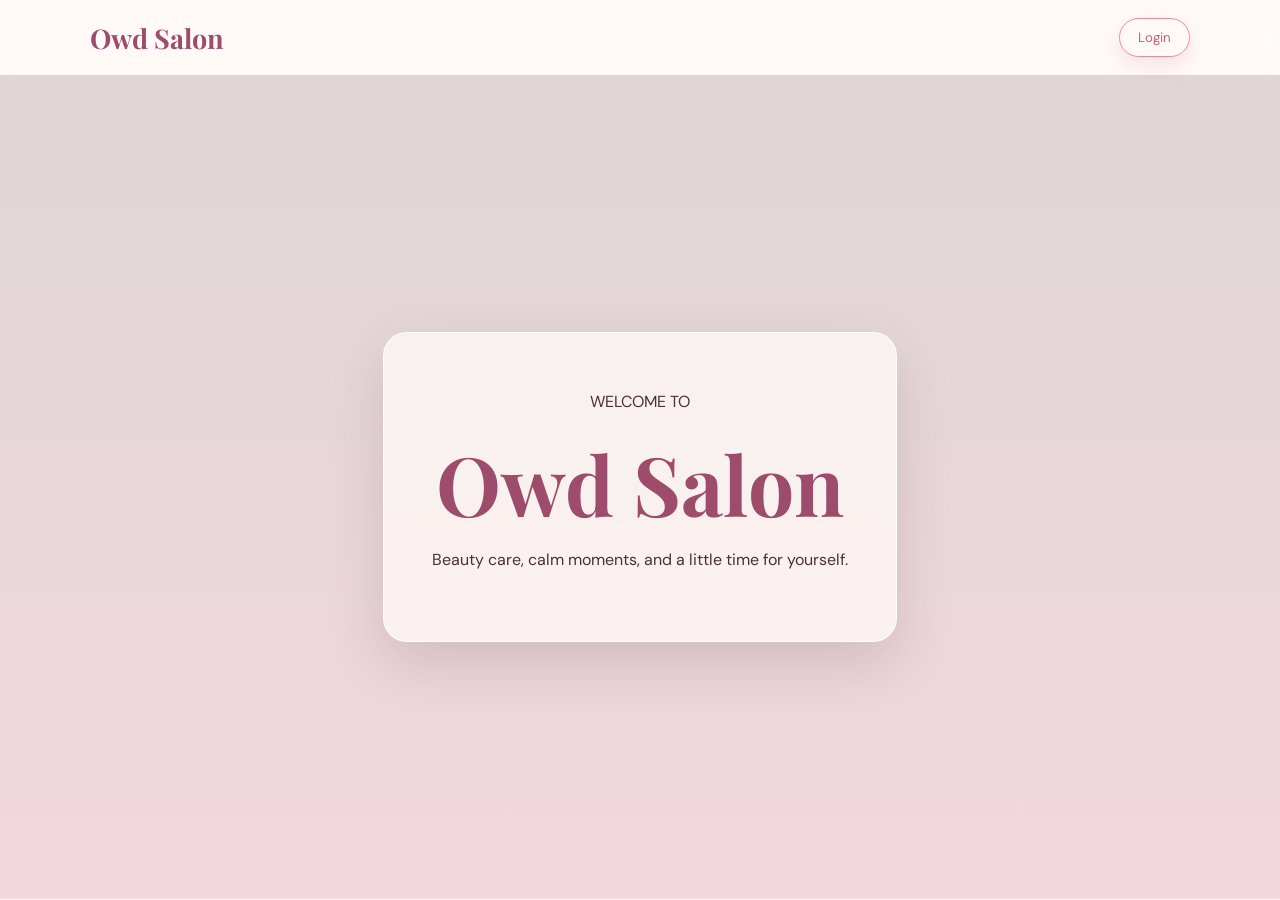
<file: index.html>
﻿<!DOCTYPE html>
<html lang="en">
<head>
<meta charset="UTF-8">
<meta name="viewport" content="width=device-width, initial-scale=1.0">
<title>Owd Salon</title>

<link rel="stylesheet" href="style.css">
</head>

<body>

<div id="pageLoader" class="page-loader">
    <div class="loader-brand">Owd Salon</div>
    <div class="loader-ring" aria-label="Loading"></div>
</div>

<header class="navbar">

    <a href="index.html" class="logo">
        Owd Salon
    </a>

    <nav class="nav-links">
        <a href="index.html">Home</a>
        <a href="services.html">Services</a>
        <a href="booking.html">Book</a>
        <a href="contact.html">Contact</a>
        <a href="about.html">About Us</a>
        <a href="reviews.html">Reviews</a>
        <a id="adminBookingLink" href="index.html#adminSection" class="hidden">Booking</a>

        <button id="accountButton" class="nav-button">
            Login
        </button>

        <button id="logoutButton" class="nav-button hidden">
            Logout
        </button>
    </nav>

</header>


<section id="home" class="hero">

    <div class="welcome-panel">
        <p class="small-title">WELCOME TO</p>
        <h1>Owd Salon</h1>
        <p>Beauty care, calm moments, and a little time for yourself.</p>
    </div>

    <div class="hero-text">

        <p class="small-title">
            BEAUTY - SELF CARE - CONFIDENCE
        </p>

        <h1>
            Your beauty,<br>
            <span>beautifully cared for.</span>
        </h1>

        <p class="hero-description">
            Welcome to Owd Salon your cozy beauty destination
            for hair, nails, brows and skincare. Relax, refresh and leave
            feeling confident.
        </p>

        <a href="booking.html" class="primary-button">
            Book an Appointment
        </a>

    </div>


    <div class="hero-logo">

        <div class="hero-logo-circle">
            OWD Salon
        </div>

        <h3>
            Owd Salon
        </h3>

        <p>
            Salon & Beauty Studio
        </p>

    </div>

</section>


<section class="section home-about">

    <div class="about">

        <p class="section-title small-title">
            WELCOME TO OWD SALON
        </p>

        <h2 style="font-family:'Playfair Display',serif;font-size:45px;margin-bottom:18px;">
            A little time for yourself.
        </h2>

        <p>
            We believe beauty appointments should feel relaxing, personal
            and enjoyable. From a fresh haircut to a polished manicure,
            our team is here to help you feel refreshed and confident.
        </p>

    </div>

</section>


<section id="services" class="section services">

    <div class="section-title">

        <p class="small-title">
            OUR SERVICES
        </p>

        <h2>
            Beauty Menu
        </h2>

        <p>
            Professional salon services with realistic Philippine pricing.
        </p>

    </div>


    <div class="service-grid">

        <div class="service-card">

            <div class="service-icon">âœ‚</div>

            <h3>
                Haircut & Blow Dry
            </h3>

            <p>
                Consultation, Haircut, Shampoo and Professional blow dry.
            </p>

            <div class="price">
                â‚±650
            </div>

        </div>


        <div class="service-card">

            <div class="service-icon">â™¡</div>

            <h3>
                Hair Color
            </h3>

            <p>
                Single process hair color with a finishing blow dry.
            </p>

            <div class="price">
                â‚±1,800
            </div>

        </div>


        <div class="service-card">

            <div class="service-icon">âœ¦</div>

            <h3>
                Balayage
            </h3>

            <p>
                Soft dimensional highlights for a natural, sun kissed look.
            </p>

            <div class="price">
                â‚±3,200
            </div>

        </div>


        <div class="service-card">

            <div class="service-icon">â—Œ</div>

            <h3>
                Hair Treatment
            </h3>

            <p>
                Deep conditioning salon treatment for smoother, softer hair.
            </p>

            <div class="price">
                â‚±950
            </div>

        </div>


        <div class="service-card">

            <div class="service-icon">âœ¿</div>

            <h3>
                Gel Manicure
            </h3>

            <p>
                Nail shaping, cuticle care and long-lasting gel polish.
            </p>

            <div class="price">
                â‚±700
            </div>

        </div>


        <div class="service-card">

            <div class="service-icon">â—‹</div>

            <h3>
                Gel Pedicure
            </h3>

            <p>
                Relaxing foot care with nail shaping and gel polish.
            </p>

            <div class="price">
                â‚±850
            </div>

        </div>


        <div class="service-card">

            <div class="service-icon">âœ§</div>

            <h3>
                Brow Shaping
            </h3>

            <p>
                Gentle brow cleanup and shaping customized to your features.
            </p>

            <div class="price">
                â‚±350
            </div>

        </div>


        <div class="service-card">

            <div class="service-icon">â€</div>

            <h3>
                Basic Facial
            </h3>

            <p>
                Cleanse, exfoliation, mask and moisturizer for a refreshed feel.
            </p>

            <div class="price">
                â‚±1,200
            </div>

        </div>


        <div class="service-card">

            <div class="service-icon">â™¡</div>

            <h3>
                Blow Dry & Style
            </h3>

            <p>
                Professional styling for events, celebrations or everyday looks.
            </p>

            <div class="price">
                â‚±500
            </div>

        </div>

    </div>

</section>


<section id="booking" class="section booking-section">

    <div class="booking-container">

        <div class="booking-info">

            <p class="small-title">
                RESERVATIONS
            </p>

            <h2>
                Book your salon visit
            </h2>

            <p>
                Choose your service, preferred date and time.
                Login with a buyer account before submitting your appointment.
            </p>

            <div id="bookingNotice" class="notice hidden"></div>

        </div>


        <form id="bookingForm" class="booking-form">

            <div class="form-group">

                <label>
                    Full Name
                </label>

                <input
                    type="text"
                    id="bookingName"
                    placeholder="Enter your full name"
                    required
                >

            </div>


            <div class="form-group">

                <label>
                    Service
                </label>

                <select id="serviceSelect" required>

                    <option value="">
                        Select a service
                    </option>

                    <option value="Haircut & Blow-Dry">
                        Haircut & Blow Dry â€” â‚±650
                    </option>

                    <option value="Hair Color">
                        Hair Color â€” â‚±1,800
                    </option>

                    <option value="Balayage">
                        Balayage â€” â‚±3,200
                    </option>

                    <option value="Hair Treatment">
                        Hair Treatment â€” â‚±950
                    </option>

                    <option value="Gel Manicure">
                        Gel Manicure â€” â‚±700
                    </option>

                    <option value="Gel Pedicure">
                        Gel Pedicure â€” â‚±850
                    </option>

                    <option value="Brow Shaping">
                        Brow Shaping â€” â‚±350
                    </option>

                    <option value="Basic Facial">
                        Basic Facial â€” â‚±1,200
                    </option>

                    <option value="Blow-Dry & Style">
                        Blow Dry & Style â€” â‚±500
                    </option>

                </select>

            </div>


            <div class="form-group">

                <label>
                    Appointment Date
                </label>

                <input
                    type="date"
                    id="bookingDate"
                    required
                >

            </div>


            <div class="form-group">

                <label>
                    Preferred Time
                </label>

                <input
                    type="time"
                    id="bookingTime"
                    required
                >

            </div>


            <button
                type="submit"
                class="primary-button"
            >
                Confirm Booking
            </button>

        </form>

    </div>

</section>


<section id="accountSection" class="section hidden">

    <div class="section-title">

        <p class="small-title">
            MY ACCOUNT
        </p>

        <h2>
            My Bookings
        </h2>

    </div>


    <div class="account-box">

        <div id="userCard" class="user-card"></div>

        <div id="buyerBookings"></div>

    </div>

</section>


<section id="adminSection" class="section admin-section hidden">

    <div class="admin-hero">

        <p class="small-title">
            ADMIN DASHBOARD
        </p>

        <h1>
            Salon Bookings
        </h1>

        <p>
            Manage customer appointments from this dashboard.
        </p>

    </div>

    <div class="admin-table-wrap">
        <div id="adminBookings" class="admin-table"></div>
    </div>

</section>


<section id="contact" class="section">

    <div class="section-title">

        <p class="small-title">
            CONTACT
        </p>

        <h2>
            Visit Owd Salon
        </h2>

    </div>


    <div class="contact-container">

        <div class="contact-card">

            <h3>
                Salon Hours
            </h3>

            <p>
                Monday â€“ Saturday<br>
                9:00 AM â€“ 7:00 PM
                <br><br>
                Sunday<br>
                10:00 AM â€“ 5:00 PM
            </p>

        </div>


        <div class="contact-card">

            <h3>
                Contact Us
            </h3>

            <p>
                Owd Salon<br>
                Sua, Masantol<br>
                Pampanga
                <br><br>
                0991 563 7263<br>
                owdsalon.ph.com
            </p>

        </div>

    </div>

</section>


<footer>

    Â© 2026 Owd Salon
    <br>
    Beauty made personal.

</footer>


<div id="authModal" class="modal hidden">

    <div class="modal-card">

        <button
            id="closeModal"
            class="close"
            type="button"
            aria-label="Close login"
        >
            X
        </button>


        <div id="loginPanel">

            <p class="small-title">
                WELCOME BACK
            </p>

            <h2>
                Login
            </h2>


            <form id="loginForm">

                <div class="form-group">

                    <label>
                        Email
                    </label>

                    <input
                        type="email"
                        id="loginEmail"
                        placeholder="you@email.com"
                        required
                    >

                </div>


                <div class="form-group">

                    <label>
                        Password
                    </label>

                    <input
                        type="password"
                        id="loginPassword"
                        placeholder="Password"
                        required
                    >

                </div>


                <button
                    type="submit"
                    class="primary-button"
                >
                    Login
                </button>

            </form>


            <p class="modal-text">

                Don't have an account?

                <button
                    id="registerButton"
                    class="text-button"
                >
                    Create one
                </button>

            </p>


            <div class="demo-login hidden">

                <strong>
                    Demo Accounts
                </strong>

                <span>
                    Buyer:
                    buyer@owdsalon.ph /
                    buyer123
                </span>

                <span>
                    Admin:
                    admin@owdsalon.ph /
                    admin123
                </span>

            </div>

        </div>


        <div id="registerPanel" class="hidden">

            <p class="small-title">
                JOIN OWD SALON
            </p>

            <h2>
                Create Account
            </h2>


            <form id="registerForm">

                <div class="form-group">

                    <label>
                        Full Name
                    </label>

                    <input
                        type="text"
                        id="registerName"
                        placeholder="Your name"
                        required
                    >

                </div>


                <div class="form-group">

                    <label>
                        Email
                    </label>

                    <input
                        type="email"
                        id="registerEmail"
                        placeholder="you@email.com"
                        required
                    >

                </div>


                <div class="form-group">

                    <label>
                        Password
                    </label>

                    <input
                        type="password"
                        id="registerPassword"
                        placeholder="Minimum 6 characters"
                        minlength="6"
                        required
                    >

                </div>


                <button
                    type="submit"
                    class="primary-button"
                >
                    Create Buyer Account
                </button>

            </form>


            <p class="modal-text">

                Already have an account?

                <button
                    id="loginButton"
                    class="text-button"
                >
                    Login
                </button>

            </p>

        </div>

    </div>

</div>


<script src="script.js" defer></script>
<script src="account.js" defer></script>
<script src="loader.js" defer></script>

</body>
</html>
</file>
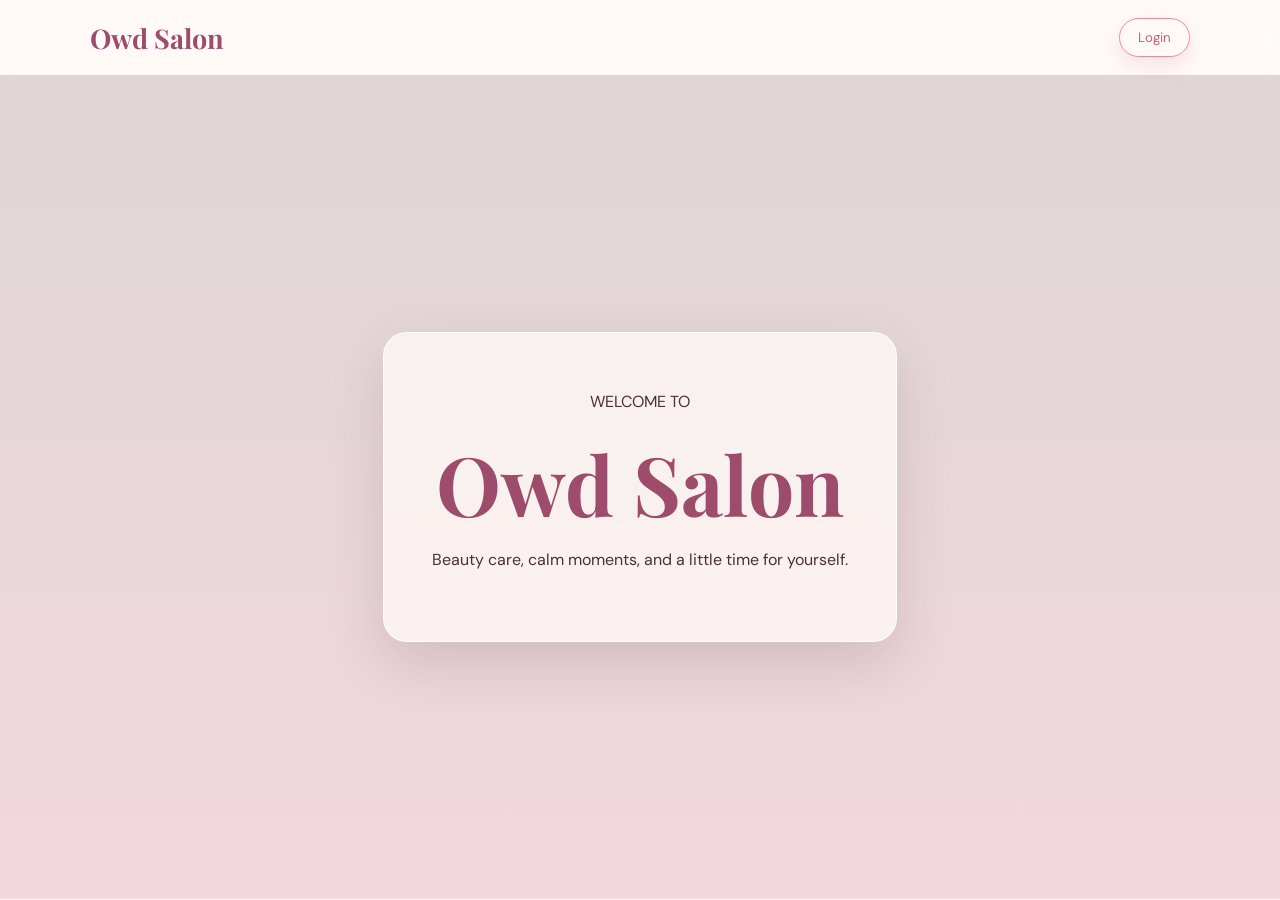
<file: admin.html>
<!DOCTYPE html>
<html lang="en">
<head>
<meta charset="UTF-8">
<meta http-equiv="refresh" content="0; url=index.html">
<title>Redirecting...</title>
</head>
<body>
<script>
  window.location.replace("index.html");
</script>
</body>
</html>
</file>
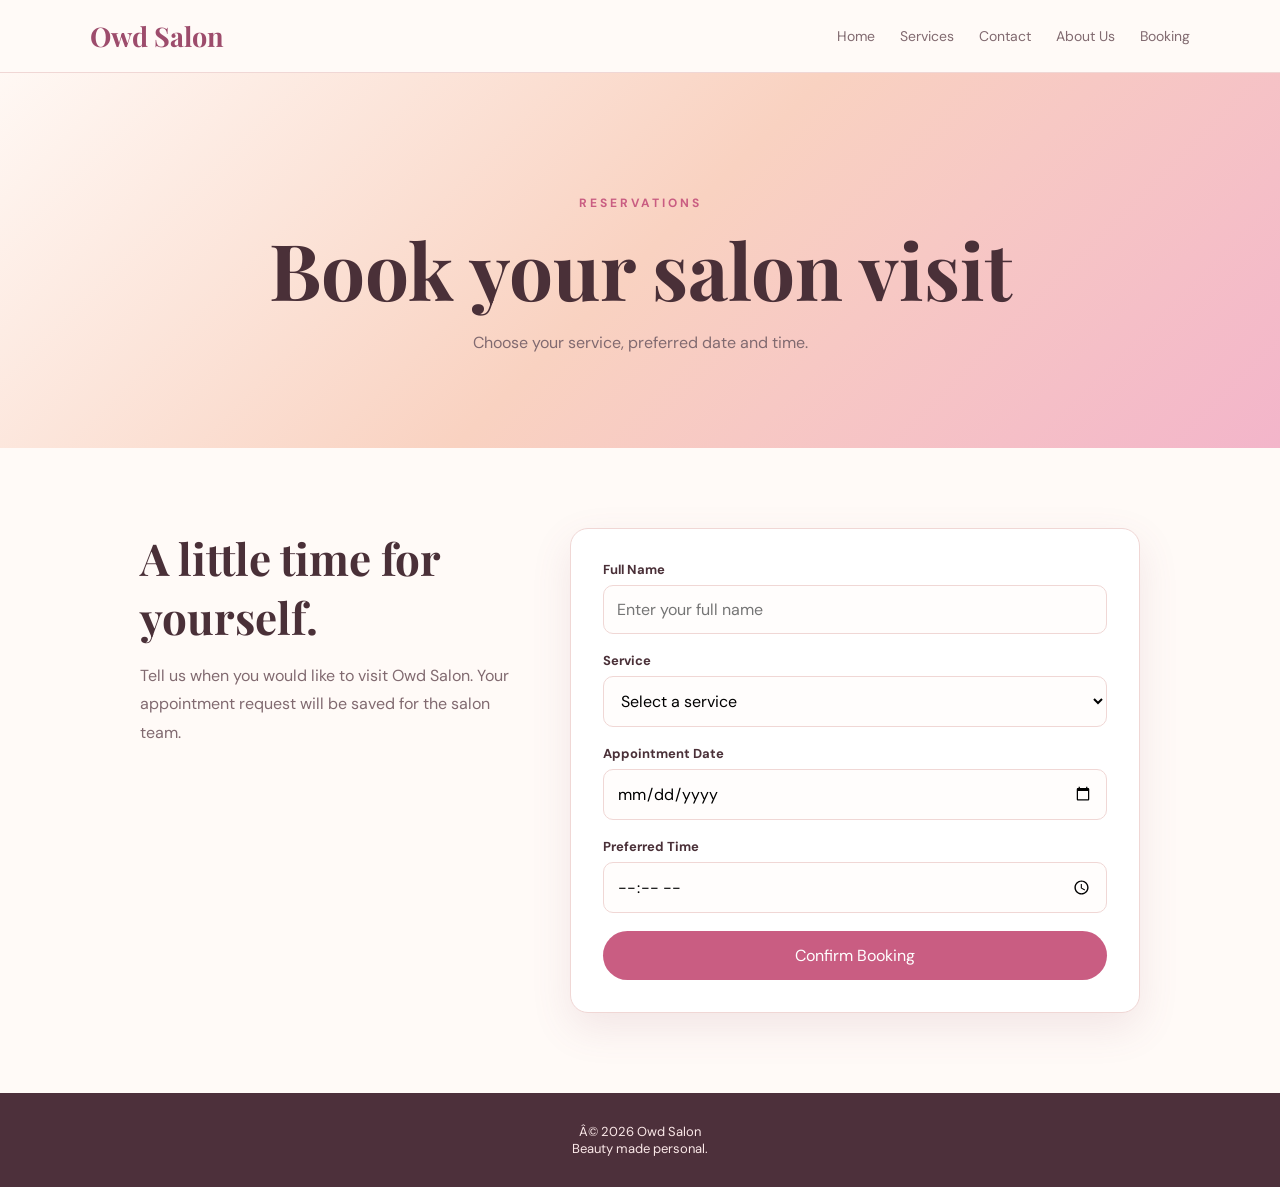
<file: booking.html>
﻿<!DOCTYPE html>
<html lang="en">
<head>
<meta charset="UTF-8">
<meta name="viewport" content="width=device-width, initial-scale=1.0">
<title>Book | Owd Salon</title>
<link rel="stylesheet" href="pages.css">
</head>
<body>
<div id="pageLoader" class="page-loader">
    <div class="loader-brand">Owd Salon</div>
    <div class="loader-ring" aria-label="Loading"></div>
</div>
<header class="navbar">
    <a href="index.html" class="logo">Owd Salon</a>
    <nav class="nav-links">
        <a href="index.html">Home</a>
        <a href="services.html">Services</a>
        <a href="booking.html" class="active">Book</a>
        <a href="contact.html">Contact</a>
        <a href="about.html">About Us</a>
        <a id="adminBookingLink" href="index.html#adminSection" class="hidden">Booking</a>
        <button id="logoutButton" class="nav-button hidden">Logout</button>
    </nav>
</header>
<main>
    <section class="page-hero">
        <p class="small-title">RESERVATIONS</p>
        <h1>Book your salon visit</h1>
        <p>Choose your service, preferred date and time.</p>
    </section>
    <section class="section">
        <div class="booking-layout">
            <div class="booking-info">
                <h2>A little time for yourself.</h2>
                <p>Tell us when you would like to visit Owd Salon. Your appointment request will be saved for the salon team.</p>
                <div id="bookingNotice" class="notice" hidden></div>
            </div>
            <form id="bookingForm" class="booking-form">
                <div class="form-group"><label for="bookingName">Full Name</label><input type="text" id="bookingName" placeholder="Enter your full name" required></div>
                <div class="form-group"><label for="serviceSelect">Service</label><select id="serviceSelect" required>
                    <option value="">Select a service</option>
                    <option value="Haircut & Blow-Dry">Haircut &amp; Blow Dry — ₱650</option>
                    <option value="Hair Color">Hair Color — ₱1,800</option>
                    <option value="Balayage">Balayage — ₱3,200</option>
                    <option value="Hair Treatment">Hair Treatment — ₱950</option>
                    <option value="Gel Manicure">Gel Manicure — ₱700</option>
                    <option value="Gel Pedicure">Gel Pedicure — ₱850</option>
                    <option value="Brow Shaping">Brow Shaping — ₱350</option>
                    <option value="Basic Facial">Basic Facial — ₱1,200</option>
                    <option value="Blow-Dry & Style">Blow Dry &amp; Style — ₱500</option>
                </select></div>
                <div class="form-group"><label for="bookingDate">Appointment Date</label><input type="date" id="bookingDate" required></div>
                <div class="form-group"><label for="bookingTime">Preferred Time</label><input type="time" id="bookingTime" required></div>
                <button type="submit" class="primary-button">Confirm Booking</button>
            </form>
        </div>
    </section>
</main>
<footer>Â© 2026 Owd Salon<br>Beauty made personal.</footer>
<script src="booking.js" defer></script>
<script src="account.js" defer></script>
<script src="loader.js" defer></script>
</body>
</html>
</file>
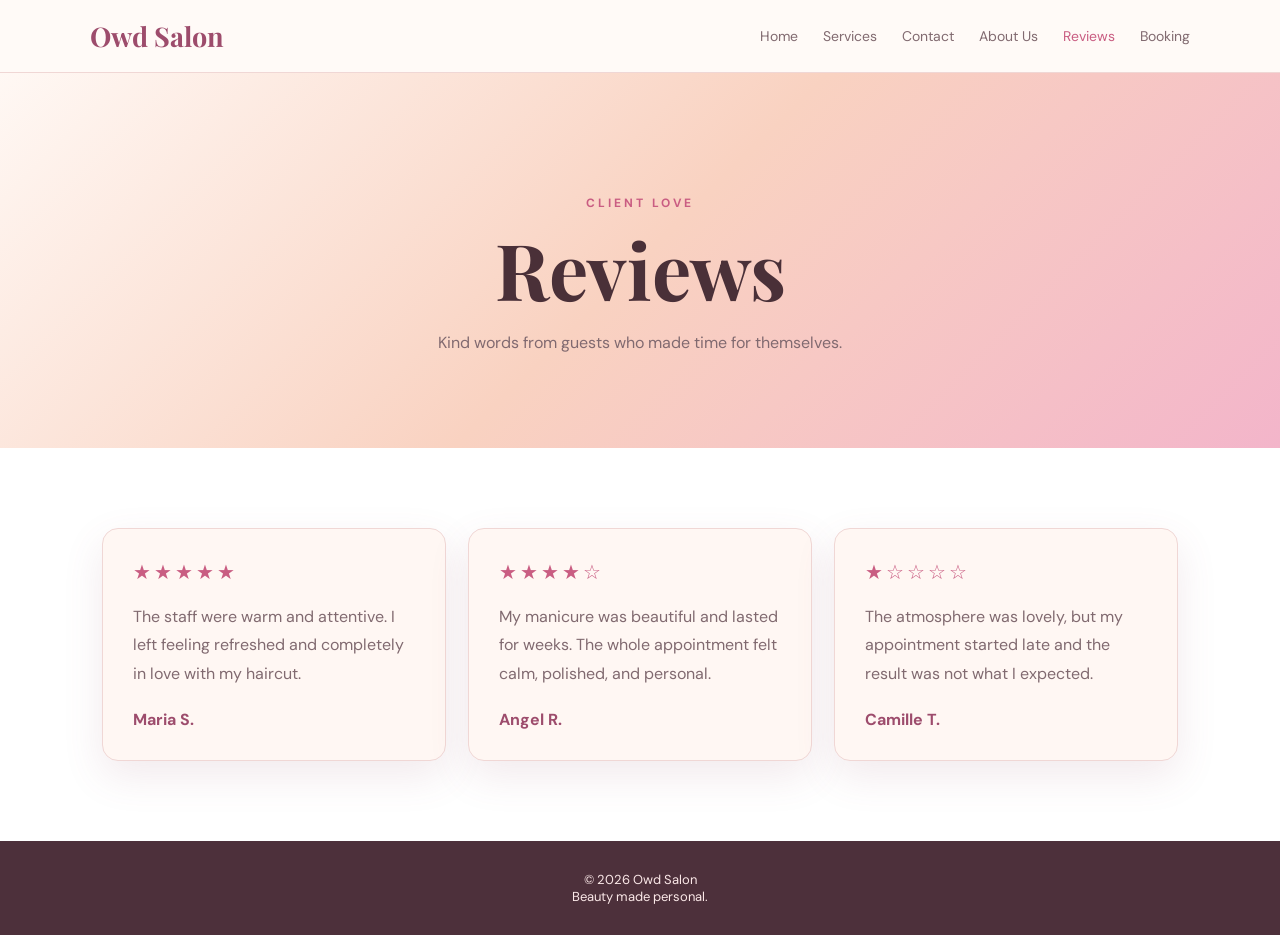
<file: reviews.html>
<!DOCTYPE html>
<html lang="en">
<head>
<meta charset="UTF-8">
<meta name="viewport" content="width=device-width, initial-scale=1.0">
<title>Reviews | Owd Salon</title>
<link rel="stylesheet" href="pages.css">
</head>
<body>

<div id="pageLoader" class="page-loader">
    <div class="loader-brand">Owd Salon</div>
    <div class="loader-ring" aria-label="Loading"></div>
</div>

<header class="navbar">
    <a href="index.html" class="logo">Owd Salon</a>
    <nav class="nav-links">
        <a href="index.html">Home</a>
        <a href="services.html">Services</a>
        <a href="booking.html">Book</a>
        <a href="contact.html">Contact</a>
        <a href="about.html">About Us</a>
        <a href="reviews.html" class="active">Reviews</a>
        <a id="adminBookingLink" href="index.html#adminSection" class="hidden">Booking</a>
        <button id="logoutButton" class="nav-button hidden">Logout</button>
    </nav>
</header>

<main>
    <section class="page-hero">
        <p class="small-title">CLIENT LOVE</p>
        <h1>Reviews</h1>
        <p>Kind words from guests who made time for themselves.</p>
    </section>

    <section class="section reviews">
        <div class="content reviews-grid">
            <article class="review-card">
                <div class="review-stars" aria-label="5 out of 5 stars"><span aria-hidden="true">&#9733;&#9733;&#9733;&#9733;&#9733;</span></div>
                <p>The staff were warm and attentive. I left feeling refreshed and completely in love with my haircut.</p>
                <strong>Maria S.</strong>
            </article>

            <article class="review-card">
                <div class="review-stars" aria-label="4 out of 5 stars"><span aria-hidden="true">&#9733;&#9733;&#9733;&#9733;&#9734;</span></div>
                <p>My manicure was beautiful and lasted for weeks. The whole appointment felt calm, polished, and personal.</p>
                <strong>Angel R.</strong>
            </article>

            <article class="review-card">
                <div class="review-stars" aria-label="1 out of 5 stars"><span aria-hidden="true">&#9733;&#9734;&#9734;&#9734;&#9734;</span></div>
                <p>The atmosphere was lovely, but my appointment started late and the result was not what I expected.</p>
                <strong>Camille T.</strong>
            </article>
        </div>
    </section>
</main>

<footer>© 2026 Owd Salon<br>Beauty made personal.</footer>
<script src="account.js" defer></script>
<script src="loader.js" defer></script>
</body>
</html>
</file>
<file: style.css>
﻿@import url('https://fonts.googleapis.com/css2?family=DM+Sans:wght@400;500;600;700&family=Playfair+Display:wght@500;600;700&display=swap');

:root{
    --peach:#f7c8b5;
    --peach-light:#fff1eb;
    --pink:#e889a9;
    --pink-dark:#c95d82;
    --rose:#9d4c6c;
    --cream:#fffaf7;
    --text:#4a3038;
}

html,
body{
    max-width:100%;
    overflow-x:hidden;
}

*,
*::before,
*::after{
    box-sizing:border-box;
}

body{
    margin:0;
    font-family:"DM Sans",sans-serif;
    background:var(--cream);
    color:var(--text);
}

.page-loader{
    position:fixed;
    inset:0;
    z-index:1000;
    display:flex;
    flex-direction:column;
    justify-content:center;
    align-items:center;
    gap:18px;
    background:var(--cream);
    color:var(--rose);
    transition:opacity .45s ease,visibility .45s ease;
}

.page-loader.loader-hidden{
    opacity:0;
    visibility:hidden;
    pointer-events:none;
}

.loader-brand{
    font-family:"Playfair Display",serif;
    font-size:38px;
}

.loader-ring{
    width:42px;
    height:42px;
    border:3px solid var(--peach-light);
    border-top-color:var(--pink-dark);
    border-radius:50%;
    animation:loader-spin .8s linear infinite;
}

@keyframes loader-spin{to{transform:rotate(360deg);}}

a{
    text-decoration:none;
    color:inherit;
}

button,input,select{
    font-family:inherit;
}

.hidden{
    display:none!important;
}

#services,
#booking,
#contact{
    display:none;
}

.hero-text,
.home-about,
footer{
    display:none;
}

.welcome-panel{
    display:flex;
    flex-direction:column;
    align-items:center;
    justify-self:center;
    margin-left:auto;
    margin-right:auto;
    max-width:620px;
    padding:42px 48px;
    text-align:center;
    background:rgba(255,250,247,.74);
    border:1px solid rgba(255,255,255,.82);
    border-radius:24px;
    box-shadow:0 22px 55px rgba(74,48,56,.16);
    backdrop-filter:blur(8px);
    animation:logo-rise .8s ease both;
}

.welcome-panel h1{
    margin:12px 0 8px;
    font-family:"Playfair Display",serif;
    font-size:clamp(48px,8vw,82px);
    color:var(--rose);
}

.welcome-panel>p:not(.small-title){
    max-width:420px;
    margin:0 0 25px;
    color:var(--muted);
    line-height:1.7;
}

.nav-links a{
    display:none;
}

body.logged-in .nav-links a{
    display:block;
}

body.logged-in.admin-bookings-only #home,
body.logged-in.admin-bookings-only #services,
body.logged-in.admin-bookings-only #booking,
body.logged-in.admin-bookings-only #contact,
body.logged-in.admin-bookings-only #accountSection,
body.logged-in.admin-bookings-only .hero-text,
body.logged-in.admin-bookings-only .home-about,
body.logged-in.admin-bookings-only footer{
    display:none!important;
}

body.logged-in.admin-bookings-only .hero{
    display:none!important;
}

body.logged-in.admin-bookings-only .admin-section{
    display:block!important;
    margin-top:0;
}

.nav-links a[href="booking.html"]{
    display:none!important;
}

body.logged-in .hero{
    width:100%;
    min-height:calc(100vh - 76px);
    display:flex;
    flex-direction:column;
    justify-content:flex-start;
    align-items:center;
    text-align:center;
    padding-top:70px;
    background:
        linear-gradient(rgba(55,30,40,.42),rgba(55,30,40,.42)),
        url("https://images.unsplash.com/photo-1521590832167-7bcbfaa6381f?auto=format&fit=crop&w=1800&q=85")
        center/cover;
}

body.logged-in .hero-logo{
    display:none;
}

body.logged-in .hero-logo-circle{
    width:auto;
    height:auto;
    font-size:28px;
    background:transparent;
    border:none;
}

body.logged-in .hero-logo h3{
    display:none;
}

body.logged-in .hero-logo p{
    display:block;
    margin-top:18px;
    color:#ffb6cc;
    text-align:center;
}

body.logged-in .hero-text{
    order:1;
    width:100%;
    display:block;
    max-width:760px;
    margin-left:auto;
    margin-right:auto;
    text-align:center;
}

body.logged-in .hero-text .small-title{
    font-size:20px;
}

body.logged-in .hero-text h1{
    font-size:clamp(56px,9vw,110px);
}

body.logged-in .hero-text .hero-description{
    font-size:20px;
}

body.logged-in .hero-text .small-title,
body.logged-in .hero-text h1,
body.logged-in .hero-text .hero-description{
    width:100%;
    text-align:center;
}

body.logged-in .hero-description{
    margin-left:auto;
    margin-right:auto;
}

body.logged-in .hero h1,
body.logged-in .hero-description,
body.logged-in .hero-text .small-title{
    color:#ffb6cc;
}

body.logged-in .hero h1 span{
    color:#ff8fb2;
}

body.logged-in .hero .primary-button{
    display:none;
}

.navbar{
    position:sticky;
    top:0;
    z-index:100;
    display:flex;
    justify-content:space-between;
    align-items:center;
    padding:18px 7%;
    background:rgba(255,250,247,.95);
    backdrop-filter:blur(10px);
    border-bottom:1px solid var(--border);
}

.logo{
    font-family:"Playfair Display",serif;
    font-size:27px;
    font-weight:700;
    color:var(--rose);
}

.nav-links{
    display:flex;
    align-items:center;
    gap:25px;
}

.nav-links a{
    font-size:14px;
    color:var(--muted);
    transition:.2s;
}

.nav-links a:hover{
    color:var(--pink-dark);
}

.nav-button{
    padding:10px 18px;
    border:1px solid var(--pink);
    border-radius:30px;
    background:transparent;
    color:var(--pink-dark);
    cursor:pointer;
}

.nav-button:hover{
    background:var(--pink);
    color:white;
}

body:not(.logged-in) .navbar{
    background:rgba(255,250,247,.82);
}

body:not(.logged-in) .hero{
    min-height:calc(100vh - 76px);
    background:
        linear-gradient(rgba(74,48,56,.18),rgba(201,93,130,.22)),
        url("https://images.unsplash.com/photo-1560066984-138dadb4c035?auto=format&fit=crop&w=1800&q=85")
        center/cover;
}

body:not(.logged-in) .hero-logo{
    display:none;
}

body.logged-in .welcome-panel{
    display:none;
}

body:not(.logged-in) .hero-logo{
    background:rgba(255,250,247,.3);
    border-color:rgba(255,255,255,.78);
    box-shadow:0 20px 55px rgba(74,48,56,.2),inset 0 0 0 1px rgba(255,255,255,.4);
    backdrop-filter:blur(4px);
    animation:logo-rise .8s ease both;
}

body:not(.logged-in) .hero-logo-circle{
    box-shadow:0 12px 30px rgba(157,76,108,.25);
}

body:not(.logged-in) .hero-logo h3{
    color:var(--rose);
}

body:not(.logged-in) .hero-logo p{
    color:var(--rose);
}

body:not(.logged-in) .nav-button:not(.hidden){
    box-shadow:0 8px 20px rgba(201,93,130,.16);
}

@keyframes logo-rise{
    from{opacity:0;transform:translateY(18px) scale(.96);}
    to{opacity:1;transform:translateY(0) scale(1);}
}

.hero{
    min-height:680px;
    padding:80px 8%;
    display:grid;
    grid-template-columns:1fr;
    gap:50px;
    align-items:center;
    background:
        linear-gradient(
        135deg,
        #fff8f4 0%,
        #f9d2c1 50%,
        #f3b5ca 100%
        );
}

.hero-text .small-title{
    color:var(--pink-dark);
    letter-spacing:3px;
    font-size:12px;
    font-weight:bold;
    margin-bottom:20px;
}

.hero h1{
    font-family:"Playfair Display",serif;
    font-size:clamp(48px,7vw,82px);
    line-height:1.05;
    margin-bottom:20px;
}

.hero h1 span{
    color:var(--rose);
}

.hero-description{
    max-width:600px;
    line-height:1.8;
    color:var(--muted);
    font-size:17px;
    margin-bottom:25px;
}

.primary-button{
    display:inline-block;
    border:none;
    background:var(--pink-dark);
    color:white;
    padding:14px 25px;
    border-radius:30px;
    cursor:pointer;
    box-shadow:0 10px 25px rgba(201,93,130,.25);
    transition:.2s;
}

.primary-button:hover{
    background:var(--rose);
    transform:translateY(-2px);
}

.hero-logo{
    width:600px;
    height:600px;
    max-width:100%;
    border-radius:50%;
    margin:auto;
    background:rgba(255,255,255,.45);
    border:12px solid rgba(255,255,255,.6);
    box-shadow:var(--shadow);
    display:flex;
    flex-direction:column;
    justify-content:center;
    align-items:center;
    text-align:center;
}

.hero-logo-circle{
    width:240px;
    height:240px;
    border-radius:50%;
    background:var(--pink);
    color:white;
    display:flex;
    justify-content:center;
    align-items:center;
    font-family:"Playfair Display",serif;
    font-size:40px;
}

.hero-logo h3{
    font-family:"Playfair Display",serif;
    font-size:28px;
    margin-top:20px;
}

.hero-logo p{
    color:var(--muted);
    margin-top:5px;
}

.section{
    padding:90px 8%;
}

.section-title{
    text-align:center;
    margin-bottom:45px;
}

.section-title .small-title{
    color:var(--pink-dark);
    letter-spacing:3px;
    font-size:11px;
    font-weight:bold;
    margin-bottom:12px;
}

.section-title h2{
    font-family:"Playfair Display",serif;
    font-size:48px;
}

.section-title p{
    color:var(--muted);
    margin-top:10px;
}

.about{
    text-align:center;
    max-width:850px;
    margin:auto;
}

.about p{
    line-height:1.8;
    color:var(--muted);
}

.services{
    background:#fff7f3;
}

.service-grid{
    display:grid;
    grid-template-columns:repeat(3,1fr);
    gap:22px;
}

.service-card{
    background:white;
    padding:30px;
    border:1px solid var(--border);
    border-radius:22px;
    box-shadow:var(--shadow);
    transition:.25s;
}

.service-card:hover{
    transform:translateY(-5px);
}

.service-icon{
    font-size:32px;
    color:var(--pink-dark);
    margin-bottom:18px;
}

.service-card h3{
    font-family:"Playfair Display",serif;
    font-size:24px;
    margin-bottom:10px;
}

.service-card p{
    color:var(--muted);
    line-height:1.6;
    font-size:14px;
    min-height:68px;
}

.price{
    margin-top:20px;
    font-size:20px;
    font-weight:bold;
    color:var(--rose);
}

.booking-section{
    background:linear-gradient(110deg,#fff0e9,#f8d2df);
}

.booking-container{
    max-width:1100px;
    margin:auto;
    display:grid;
    grid-template-columns:.8fr 1.2fr;
    gap:60px;
    align-items:center;
}

.booking-info h2{
    font-family:"Playfair Display",serif;
    font-size:48px;
    margin-bottom:18px;
}

.booking-info p{
    color:var(--muted);
    line-height:1.8;
}

.booking-form{
    background:white;
    padding:35px;
    border-radius:25px;
    box-shadow:var(--shadow);
}

.form-group{
    margin-bottom:18px;
}

.form-group label{
    display:block;
    font-size:13px;
    font-weight:bold;
    margin-bottom:7px;
}

.form-group input,
.form-group select{
    width:100%;
    padding:13px;
    border:1px solid var(--border);
    border-radius:12px;
    outline:none;
    background:#fffdfc;
}

.form-group input:focus,
.form-group select:focus{
    border-color:var(--pink);
}

.booking-form button{
    width:100%;
}

.account-box{
    max-width:1200px;
    margin:auto;
}

.user-card{
    background:linear-gradient(135deg,#fffaf7,#fff1eb);
    border:1px solid rgba(201,93,130,.18);
    border-radius:28px;
    padding:28px;
    margin-bottom:28px;
    box-shadow:0 24px 50px rgba(74,48,56,.08);
}

.account-dashboard{
    display:flex;
    flex-wrap:wrap;
    justify-content:space-between;
    align-items:center;
    gap:18px;
}

.profile-card{
    display:flex;
    align-items:center;
    gap:18px;
    flex:1 1 480px;
}

.profile-badge{
    width:76px;
    height:76px;
    border-radius:22px;
    display:flex;
    align-items:center;
    justify-content:center;
    background:linear-gradient(135deg,var(--pink-dark),var(--rose));
    color:white;
    font-family:"Playfair Display",serif;
    font-size:30px;
    box-shadow:0 18px 30px rgba(201,93,130,.23);
}

.profile-meta h3{
    margin:0;
    font-family:"Playfair Display",serif;
    font-size:clamp(28px,3vw,38px);
    color:var(--text);
}

.profile-meta .small-title{
    margin-bottom:8px;
    letter-spacing:2px;
}

.profile-email{
    margin:8px 0 0;
    color:var(--muted);
    font-size:15px;
}

.account-actions{
    display:flex;
    align-items:center;
    gap:12px;
    flex-wrap:wrap;
}

.small-button{
    padding:12px 18px;
    border-radius:14px;
    font-size:14px;
    font-weight:600;
}

.secondary-button{
    border:1px solid var(--border);
    background:white;
    color:var(--text);
    border-radius:14px;
    padding:12px 18px;
    font-size:14px;
    font-weight:600;
    cursor:pointer;
    transition:.2s;
}

.secondary-button:hover{
    border-color:var(--pink);
    color:var(--pink-dark);
}

.stats-grid{
    display:grid;
    grid-template-columns:repeat(4, minmax(160px, 1fr));
    gap:16px;
    margin-top:28px;
}

.summary-tile{
    background:rgba(255,255,255,.75);
    border:1px solid rgba(201,93,130,.12);
    border-radius:18px;
    padding:18px 20px;
    box-shadow:0 12px 25px rgba(74,48,56,.04);
}

.summary-label{
    display:block;
    color:var(--muted);
    font-size:12px;
    font-weight:700;
    letter-spacing:1px;
    text-transform:uppercase;
    margin-bottom:8px;
}

.summary-tile strong{
    display:block;
    font-size:clamp(24px,2vw,32px);
    color:var(--rose);
}

.booking-dashboard{
    background:linear-gradient(135deg,#ffffff,#fffaf7);
    border:1px solid rgba(201,93,130,.14);
    border-radius:28px;
    padding:24px;
    box-shadow:0 24px 50px rgba(74,48,56,.08);
}

.recent-header{
    display:flex;
    justify-content:space-between;
    align-items:flex-end;
    gap:16px;
    margin-bottom:18px;
}

.recent-header h3{
    margin:0;
    font-family:"Playfair Display",serif;
    font-size:28px;
    color:var(--text);
}

.recent-count{
    background:var(--peach-light);
    color:var(--rose);
    border-radius:999px;
    padding:8px 12px;
    font-size:12px;
    font-weight:700;
    letter-spacing:.5px;
}

.recent-list{
    display:flex;
    flex-direction:column;
    gap:12px;
}

.booking-item{
    background:linear-gradient(135deg,#fffaf7,#fff3f1);
    border:1px solid rgba(201,93,130,.12);
    border-left:4px solid var(--pink-dark);
    padding:18px 20px;
    border-radius:18px;
    display:flex;
    justify-content:space-between;
    align-items:center;
    gap:16px;
    transition:transform .2s ease, box-shadow .2s ease;
    box-shadow:0 12px 24px rgba(74,48,56,.04);
}

.booking-item:hover{
    transform:translateY(-2px);
    box-shadow:0 16px 28px rgba(74,48,56,.08);
}

.booking-main{
    display:flex;
    align-items:center;
    gap:14px;
    flex:1;
}

.booking-icon{
    width:44px;
    height:44px;
    border-radius:14px;
    background:linear-gradient(135deg,var(--pink),var(--pink-dark));
    color:white;
    display:flex;
    align-items:center;
    justify-content:center;
    font-weight:700;
    font-size:18px;
}

.booking-copy strong{
    display:block;
    font-size:18px;
    margin-bottom:4px;
    font-family:"Playfair Display",serif;
    color:var(--text);
}

.booking-copy small{
    display:block;
    color:var(--muted);
    margin-top:3px;
    letter-spacing:.15px;
}

.booking-side{
    display:flex;
    align-items:center;
    justify-content:flex-end;
}

.status{
    padding:7px 12px;
    border-radius:20px;
    background:var(--peach-light);
    color:var(--rose);
    font-size:12px;
    font-weight:bold;
    text-transform:capitalize;
    min-width:92px;
    text-align:center;
}

.status.pending{
    background:#fff0d8;
    color:#a46b00;
}

.status.confirmed{
    background:#ddf6ed;
    color:#13835e;
}

.status.completed{
    background:#dfeeff;
    color:#20629d;
}

.status.cancelled{
    background:#ffe4ea;
    color:#a6435d;
}

.empty-state-card{
    background:linear-gradient(135deg,#fffaf7,#fff3f1);
    border:1px solid rgba(201,93,130,.12);
}

.empty-state{
    text-align:center;
    padding:36px 20px;
}

.empty-icon{
    width:88px;
    height:88px;
    border-radius:50%;
    margin:0 auto 18px;
    display:flex;
    align-items:center;
    justify-content:center;
    background:linear-gradient(135deg,#f7d3d9,#f9c7b1);
    color:var(--rose);
    font-size:34px;
    box-shadow:0 18px 30px rgba(201,93,130,.18);
}

.empty-state h3{
    margin:0;
    font-family:"Playfair Display",serif;
    font-size:30px;
    color:var(--text);
}

.empty-state p{
    color:var(--muted);
    line-height:1.7;
    margin:12px auto 22px;
    max-width:420px;
}

@media (max-width:768px){

    .account-box{
        max-width:100%;
    }

    .user-card,
    .booking-dashboard{
        padding:20px;
        border-radius:22px;
    }

    .account-dashboard{
        flex-direction:column;
        align-items:flex-start;
    }

    .profile-card{
        width:100%;
    }

    .account-actions{
        width:100%;
    }

    .account-actions .primary-button,
    .account-actions .secondary-button{
        flex:1;
        text-align:center;
    }

    .stats-grid{
        grid-template-columns:repeat(2, minmax(140px, 1fr));
    }

    .recent-header{
        flex-direction:column;
        align-items:flex-start;
    }

    .booking-item{
        flex-direction:column;
        align-items:flex-start;
    }

    .booking-side{
        width:100%;
        justify-content:flex-start;
    }

}

.admin-section{
    background:linear-gradient(135deg,#fff7f3,#f9dfeb);
    padding-top:40px;
    margin-top:40px;
    border-top:2px solid rgba(201,93,130,.18);
    border-bottom:2px solid rgba(201,93,130,.12);
    box-shadow:inset 0 1px 0 rgba(255,255,255,.4);
}

.admin-hero{
    max-width:1200px;
    margin:0 auto 32px;
    background:rgba(255,255,255,.72);
    border:1px solid rgba(201,93,130,.18);
    border-radius:28px;
    padding:48px 32px;
    text-align:center;
    box-shadow:0 20px 45px rgba(74,48,56,.08);
}

.admin-hero .small-title{
    color:var(--pink-dark);
    letter-spacing:3px;
    font-size:11px;
    font-weight:bold;
    margin-bottom:14px;
}

.admin-hero h1{
    font-family:"Playfair Display",serif;
    font-size:clamp(42px,5vw,68px);
    margin:0;
    color:var(--rose);
}

.admin-hero p{
    max-width:700px;
    margin:16px auto 0;
    color:var(--muted);
    line-height:1.7;
}

.admin-table-wrap{
    max-width:1200px;
    margin:0 auto;
    background:rgba(255,255,255,.45);
    border:1px solid rgba(201,93,130,.14);
    border-radius:28px;
    padding:18px;
    box-shadow:0 18px 40px rgba(74,48,56,.06);
}

.admin-table{
    max-width:1200px;
    margin:auto;
}

.admin-booking{
    background:white;
    border:1px solid var(--border);
    border-radius:16px;
    padding:20px;
    margin-bottom:12px;
    display:flex;
    justify-content:space-between;
    align-items:center;
    gap:20px;
}

.admin-booking-info strong{
    font-size:16px;
}

.admin-booking-info small{
    display:block;
    color:var(--muted);
    margin-top:6px;
}

.admin-actions{
    display:flex;
    gap:8px;
    align-items:center;
}

.admin-actions select{
    padding:9px;
    border:1px solid var(--border);
    border-radius:8px;
}

.delete-button{
    border:none;
    background:#ffe8e8;
    color:#b34d5c;
    padding:9px 13px;
    border-radius:8px;
    cursor:pointer;
}

.contact-container{
    max-width:1000px;
    margin:auto;
    display:grid;
    grid-template-columns:1fr 1fr;
    gap:30px;
}

.contact-card{
    background:white;
    padding:30px;
    border:1px solid var(--border);
    border-radius:20px;
    box-shadow:var(--shadow);
}

.contact-card h3{
    font-family:"Playfair Display",serif;
    font-size:28px;
    margin-bottom:15px;
}

.contact-card p{
    color:var(--muted);
    line-height:2;
}

footer{
    background:#4d303b;
    color:#fbe8e8;
    text-align:center;
    padding:30px;
    font-size:13px;
}

.modal{
    position:fixed;
    inset:0;
    z-index:500;
    background:rgba(55,30,40,.55);
    display:flex;
    justify-content:center;
    align-items:center;
    padding:20px;
}

.modal-card{
    width:450px;
    max-width:100%;
    background:white;
    padding:35px;
    border-radius:25px;
    position:relative;
    box-shadow:0 25px 70px rgba(0,0,0,.2);
}

.close{
    position:absolute;
    right:20px;
    top:13px;
    border:none;
    background:none;
    font-size:30px;
    color:var(--muted);
    cursor:pointer;
}

.modal-card h2{
    font-family:"Playfair Display",serif;
    font-size:40px;
    margin-bottom:25px;
}

.modal-card .primary-button{
    width:100%;
    margin-top:5px;
}

.modal-text{
    text-align:center;
    color:var(--muted);
    font-size:13px;
    margin-top:18px;
}

.text-button{
    border:none;
    background:none;
    color:var(--pink-dark);
    font-weight:bold;
    cursor:pointer;
}

.demo-login{
    background:var(--peach-light);
    padding:15px;
    border-radius:12px;
    margin-top:20px;
    font-size:12px;
}

.demo-login strong{
    display:block;
    margin-bottom:6px;
}

.demo-login span{
    display:block;
    color:var(--muted);
    margin-top:4px;
}

.notice{
    margin-top:20px;
    background:white;
    border:1px solid var(--border);
    border-radius:12px;
    padding:14px;
    color:var(--rose);
}

@media(max-width:850px){

    .nav-links a{
        display:none;
    }

    .hero{
        grid-template-columns:1fr;
        text-align:center;
    }

    .hero-description{
        margin-left:auto;
        margin-right:auto;
    }

    .hero-logo{
        width:390px;
        height:390px;
    }

    .hero-logo-circle{
        width:170px;
        height:170px;
        font-size:28px;
    }

    .service-grid{
        grid-template-columns:1fr;
    }

    .booking-container{
        grid-template-columns:1fr;
    }

    .contact-container{
        grid-template-columns:1fr;
    }

    .admin-booking,
    .booking-item{
        flex-direction:column;
        align-items:flex-start;
    }

    .admin-actions{
        width:100%;
        flex-wrap:wrap;
    }
}
</file>
<file: pages.css>
@import url('https://fonts.googleapis.com/css2?family=DM+Sans:wght@400;500;600;700&family=Playfair+Display:wght@500;600;700&display=swap');

:root{
    --pink:#e889a9;
    --pink-dark:#c95d82;
    --rose:#9d4c6c;
    --cream:#fffaf7;
    --text:#4a3038;
    --muted:#816a70;
    --border:#f0d7d5;
    --shadow:0 15px 40px rgba(150,83,103,.12);
}

*{box-sizing:border-box;}
html{scroll-behavior:smooth;}
body{
    margin:0;
    font-family:"DM Sans",sans-serif;
    background:var(--cream);
    color:var(--text);
}
.page-loader{position:fixed;inset:0;z-index:1000;display:flex;flex-direction:column;justify-content:center;align-items:center;gap:18px;background:var(--cream);color:var(--rose);transition:opacity .45s ease,visibility .45s ease;}
.page-loader.loader-hidden{opacity:0;visibility:hidden;pointer-events:none;}
.loader-brand{font-family:"Playfair Display",serif;font-size:38px;}
.loader-ring{width:42px;height:42px;border:3px solid #fff1eb;border-top-color:var(--pink-dark);border-radius:50%;animation:loader-spin .8s linear infinite;}
@keyframes loader-spin{to{transform:rotate(360deg);}}
a{text-decoration:none;color:inherit;}
.navbar{
    position:sticky;
    top:0;
    z-index:10;
    display:flex;
    justify-content:space-between;
    align-items:center;
    padding:18px 7%;
    background:rgba(255,250,247,.95);
    backdrop-filter:blur(10px);
    border-bottom:1px solid var(--border);
}
.logo{
    font-family:"Playfair Display",serif;
    font-size:27px;
    font-weight:700;
    color:var(--rose);
}
.nav-links{display:flex;align-items:center;gap:25px;}
.nav-links a{font-size:14px;color:var(--muted);transition:.2s;}
.nav-links a:hover,.nav-links .active{color:var(--pink-dark);}
.nav-links a[href="booking.html"]{display:none;}
.nav-button{
    padding:10px 18px;
    border:1px solid var(--pink);
    border-radius:30px;
    background:transparent;
    color:var(--pink-dark);
    cursor:pointer;
    font:inherit;
}
.nav-button:hover{background:var(--pink);color:#fff;}
.nav-button.hidden{display:none;}
.page-hero{
    padding:110px 8% 90px;
    text-align:center;
    background:linear-gradient(135deg,#fff8f4,#f9d2c1 50%,#f3b5ca);
}
.small-title{
    color:var(--pink-dark);
    letter-spacing:3px;
    font-size:12px;
    font-weight:700;
}
h1,h2,h3{font-family:"Playfair Display",serif;}
h1{font-size:clamp(48px,7vw,78px);line-height:1.05;margin:18px 0;}
h2{font-size:44px;margin:0 0 14px;}
.page-hero p:not(.small-title){max-width:620px;margin:0 auto;color:var(--muted);line-height:1.8;}
.section{padding:80px 8%;}
.content{max-width:1100px;margin:auto;}
.about-copy{
    max-width:540px;
    color:var(--muted);
    line-height:1.8;
}
.about-copy p{margin:0 0 22px;}
.about-copy h2{color:var(--text);line-height:1.15;margin:14px 0 20px;}
.about-layout{display:grid;grid-template-columns:1fr 1fr;gap:70px;align-items:center;}
.about-image-wrap{position:relative;min-height:500px;}
.about-image{display:block;width:100%;height:500px;object-fit:cover;border-radius:18px;box-shadow:var(--shadow);}
.about-image-label{position:absolute;left:20px;bottom:20px;padding:10px 15px;background:rgba(255,250,247,.9);border-radius:20px;color:var(--rose);font-size:12px;font-weight:700;}
.about-highlights{padding:55px 8%;background:#fff1eb;border-top:1px solid var(--border);}
.highlight-grid{display:grid;grid-template-columns:repeat(3,1fr);gap:35px;}
.highlight-grid strong{color:var(--pink-dark);font-size:13px;letter-spacing:2px;}
.highlight-grid h3{font-size:25px;margin:12px 0 8px;}
.highlight-grid p{margin:0;color:var(--muted);font-size:14px;line-height:1.6;}
.about-copy p:last-child{margin-bottom:0;}
.service-grid{display:grid;grid-template-columns:repeat(3,1fr);gap:22px;}
.service-card,.contact-card,.booking-form{
    background:#fff;
    border:1px solid var(--border);
    border-radius:18px;
    box-shadow:var(--shadow);
}
.service-card{
    display:block;
    overflow:hidden;
    color:inherit;
    transition:transform .2s,box-shadow .2s;
}
.service-card:hover{
    transform:translateY(-5px);
    box-shadow:0 20px 45px rgba(150,83,103,.18);
}
.service-image{
    display:block;
    width:100%;
    height:170px;
    object-fit:cover;
}
.service-card-content{padding:24px 28px 28px;}
.service-icon{font-size:30px;color:var(--pink-dark);margin-bottom:15px;}
.service-card h3{font-size:24px;margin:0 0 10px;}
.service-card p{color:var(--muted);line-height:1.6;font-size:14px;min-height:68px;}
.price{font-size:20px;font-weight:700;color:var(--rose);}
.booking-layout,.contact-container{max-width:1000px;margin:auto;display:grid;grid-template-columns:.8fr 1.2fr;gap:50px;align-items:start;}
.booking-info p,.contact-card p{color:var(--muted);line-height:1.8;}
.booking-form{padding:32px;}
.form-group{margin-bottom:18px;}
label{display:block;font-size:13px;font-weight:700;margin-bottom:7px;}
input,select{width:100%;padding:13px;border:1px solid var(--border);border-radius:10px;outline:none;background:#fffdfc;font:inherit;}
input:focus,select:focus{border-color:var(--pink);}
.primary-button{display:inline-block;border:0;background:var(--pink-dark);color:#fff;padding:14px 25px;border-radius:30px;cursor:pointer;font:inherit;}
.booking-form .primary-button{width:100%;}
.notice{margin-top:18px;padding:14px;border:1px solid var(--border);border-radius:10px;color:var(--rose);background:#fff1eb;}
.contact-container{grid-template-columns:1fr 1fr;}
.contact-card{padding:30px;}
.contact-card h3{font-size:28px;margin:0 0 12px;}
.reviews{background:#fff;}
.reviews-grid{display:grid;grid-template-columns:repeat(3,1fr);gap:22px;}
.review-card{background:#fff7f3;border:1px solid var(--border);border-radius:16px;padding:30px;box-shadow:var(--shadow);}
.review-stars{color:var(--pink-dark);letter-spacing:3px;margin-bottom:18px;}
.review-stars span{font-size:20px;}
.review-card p{color:var(--muted);line-height:1.8;margin-bottom:20px;}
.review-card strong{color:var(--rose);}
.contact-layout{display:grid;grid-template-columns:.9fr 1.1fr;gap:70px;align-items:center;}
.contact-image-wrap{position:relative;min-height:620px;}
.contact-image{display:block;width:100%;height:620px;object-fit:cover;border-radius:18px;box-shadow:var(--shadow);}
.contact-image-caption{position:absolute;left:22px;right:22px;bottom:22px;display:flex;flex-direction:column;gap:4px;padding:16px 18px;background:rgba(255,250,247,.92);border-radius:12px;color:var(--rose);}
.contact-image-caption span{color:var(--muted);font-size:13px;}
.contact-details h2{margin:14px 0;line-height:1.15;}
.contact-lead{max-width:480px;color:var(--muted);line-height:1.8;}
.contact-detail-list{display:grid;grid-template-columns:1fr 1fr;gap:14px;margin:30px 0;}
.contact-detail-list .contact-card{padding:22px;border-radius:12px;box-shadow:none;}
.contact-detail-list .contact-card:last-child{grid-column:1 / -1;}
.detail-label{color:var(--pink-dark);font-size:10px;font-weight:700;letter-spacing:2px;}
.contact-detail-list h3{font-size:20px;margin:9px 0 7px;}
.contact-detail-list p{font-size:14px;line-height:1.7;}
.detail-link{color:var(--pink-dark);font-weight:700;font-size:13px;}
footer{background:#4d303b;color:#fbe8e8;text-align:center;padding:30px;font-size:13px;}
.mission-vision{padding:25px 8% 80px;background:var(--cream);}
.mission-vision-grid{display:grid;grid-template-columns:1fr 1fr;gap:22px;}
.purpose-card{position:relative;min-height:330px;padding:38px;border-radius:18px;overflow:hidden;}
.purpose-card::after{content:"";position:absolute;width:180px;height:180px;right:-55px;bottom:-70px;border:1px solid rgba(255,255,255,.45);border-radius:50%;}
.mission-card{background:var(--rose);color:#fff1eb;}
.vision-card{background:#f4c2c2;color:var(--text);}
.purpose-number{display:block;margin-bottom:48px;font-size:13px;font-weight:700;letter-spacing:2px;opacity:.8;}
.purpose-card .small-title{font-size:11px;color:inherit;opacity:.8;}
.purpose-card h2{max-width:430px;margin:13px 0 16px;font-size:34px;line-height:1.15;}
.purpose-card>p:last-child{max-width:450px;margin:0;line-height:1.8;opacity:.85;}
@media(max-width:850px){
    .nav-links{gap:12px;}
    .nav-links a,.nav-button{font-size:12px;}
    .service-grid,.reviews-grid,.booking-layout,.contact-container,.about-layout,.highlight-grid{grid-template-columns:1fr;}
    .page-hero{padding:80px 8% 65px;}
    .about-image-wrap,.about-image{min-height:360px;height:360px;}
    .about-highlights{padding:45px 8%;}
    .contact-image-wrap,.contact-image{min-height:380px;height:380px;}
    .contact-detail-list{grid-template-columns:1fr;}
    .contact-detail-list .contact-card:last-child{grid-column:auto;}
    .purpose-card{min-height:300px;padding:28px;}
    .purpose-number{margin-bottom:35px;}
}
</file>
